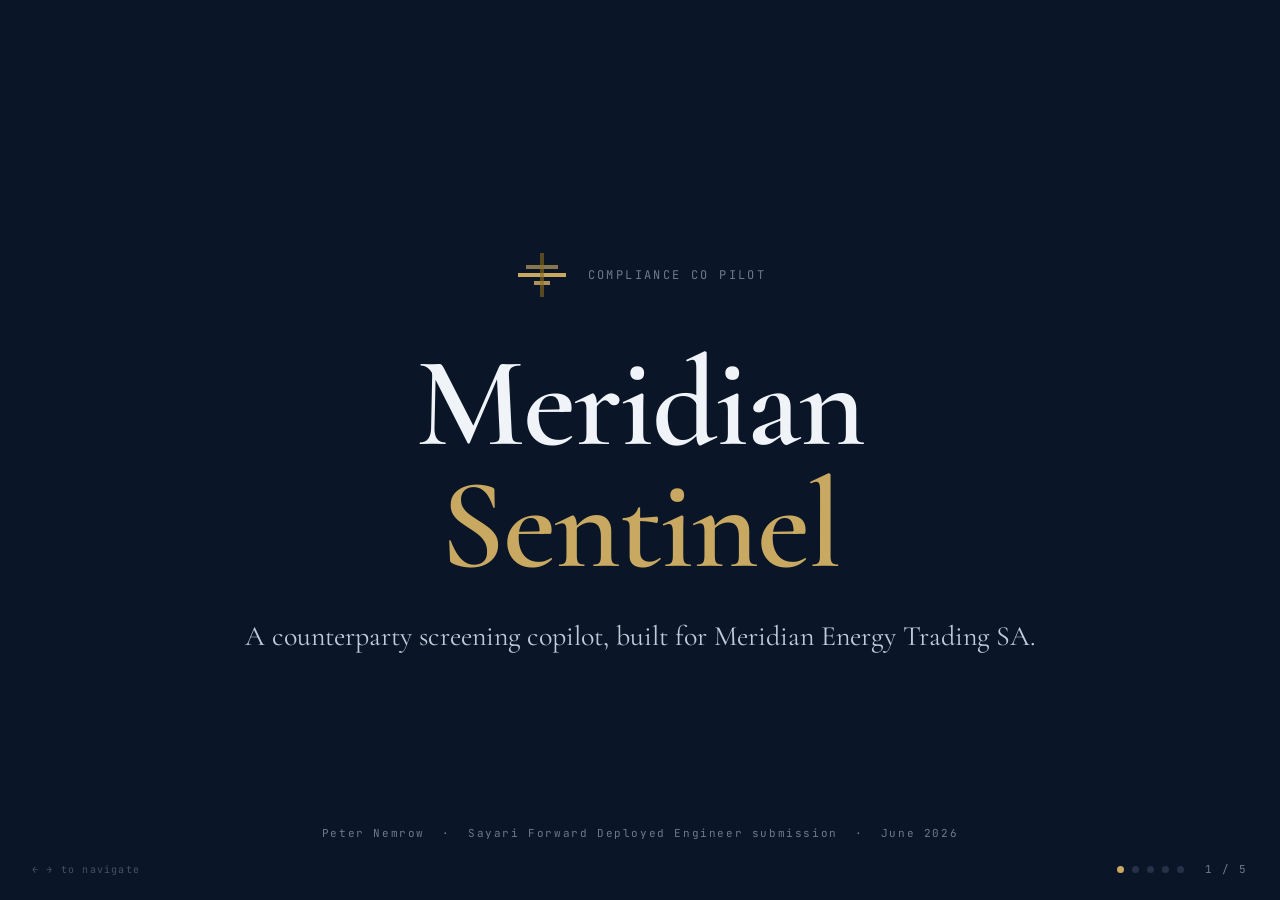
<file: demo_slides.html>
<!doctype html>
<html lang="en">
<head>
  <meta charset="utf-8" />
  <meta name="viewport" content="width=device-width, initial-scale=1" />
  <title>Meridian Sentinel — Demo</title>
  <link rel="preconnect" href="https://fonts.googleapis.com" />
  <link rel="preconnect" href="https://fonts.gstatic.com" crossorigin />
  <link href="https://fonts.googleapis.com/css2?family=Inter:wght@400;500;600;700&family=JetBrains+Mono:wght@400;500;600&family=Cormorant+Garamond:wght@500;600;700&display=swap" rel="stylesheet" />
  <style>
    :root {
      --bg-primary: #0A1628;
      --bg-surface: #0E1B30;
      --bg-elevated: #152339;
      --border-default: #243149;
      --border-subtle: #1B2A41;
      --text-primary: #F0F4F8;
      --text-secondary: #C0CCD8;
      --text-muted: #6E7A88;
      --accent: #C9A961;
      --accent-dim: #8A6D1F;
      --accent-hover: #D8B975;
      --risk-critical: #F85149;
      --risk-high: #DB6D28;
      --risk-medium: #D29922;
      --risk-low: #3FB950;
      --font-sans: 'Inter', system-ui, sans-serif;
      --font-mono: 'JetBrains Mono', monospace;
      --font-serif: 'Cormorant Garamond', Georgia, serif;
    }
    * { box-sizing: border-box; }
    html, body {
      margin: 0; padding: 0;
      height: 100%;
      background: var(--bg-primary);
      color: var(--text-primary);
      font-family: var(--font-sans);
      overflow: hidden;
    }
    .deck {
      position: relative;
      width: 100vw;
      height: 100vh;
    }
    .slide {
      position: absolute;
      inset: 0;
      padding: 80px 120px;
      display: flex;
      flex-direction: column;
      opacity: 0;
      pointer-events: none;
      transition: opacity 240ms ease;
    }
    .slide.active {
      opacity: 1;
      pointer-events: auto;
    }
    .kicker {
      font-family: var(--font-mono);
      font-size: 13px;
      color: var(--text-muted);
      letter-spacing: 2px;
      text-transform: uppercase;
      margin-bottom: 18px;
    }
    .serif {
      font-family: var(--font-serif);
      font-weight: 600;
      letter-spacing: -1px;
      line-height: 1.05;
    }
    .accent { color: var(--accent); }
    .critical { color: var(--risk-critical); }
    .muted { color: var(--text-muted); }
    .secondary { color: var(--text-secondary); }
    .mono { font-family: var(--font-mono); }
    .center { text-align: center; }

    /* Slide 1: title */
    .s1 {
      justify-content: center;
      align-items: center;
      text-align: center;
    }
    .s1 .wordmark {
      display: flex;
      align-items: center;
      gap: 18px;
      margin-bottom: 40px;
    }
    .s1 .wordmark svg { width: 56px; height: 56px; }
    .s1 .wordmark .tag {
      font-family: var(--font-mono);
      font-size: 12px;
      letter-spacing: 2.4px;
      text-transform: uppercase;
      color: var(--text-muted);
    }
    .s1 h1 {
      font-family: var(--font-serif);
      font-weight: 600;
      letter-spacing: -2px;
      line-height: 0.95;
      margin: 0;
      font-size: 128px;
    }
    .s1 h1 .second { color: var(--accent); display: block; }
    .s1 .sub {
      font-family: var(--font-serif);
      font-size: 28px;
      color: var(--text-secondary);
      margin-top: 32px;
      max-width: 800px;
    }
    .s1 .footer {
      position: absolute;
      bottom: 60px;
      left: 0; right: 0;
      text-align: center;
      font-family: var(--font-mono);
      font-size: 11px;
      letter-spacing: 1.6px;
      color: var(--text-muted);
    }

    /* Slides 2 and 4: mirrored argument slides, centered */
    .s2, .s4 {
      justify-content: center;
    }
    .s2 .kicker, .s4 .kicker {
      text-align: center;
    }
    .argument-lead {
      font-family: var(--font-serif);
      font-size: 50px;
      line-height: 1.15;
      text-align: center;
      max-width: 1100px;
      margin: 0 auto 40px;
      font-weight: 600;
      letter-spacing: -0.5px;
    }
    .single-card {
      border-radius: 8px;
      padding: 40px 48px;
      margin: 0 auto;
      max-width: 880px;
      box-shadow: 0 12px 32px rgba(0,0,0,0.25);
    }
    .single-card.pain-card {
      background: var(--bg-surface);
      border: 1px solid var(--border-default);
      border-left: 4px solid var(--risk-critical);
    }
    .single-card.resolution-card {
      background: linear-gradient(180deg, rgba(201,169,97,0.06), rgba(201,169,97,0.01));
      border: 1px solid var(--accent-dim);
      border-left: 4px solid var(--accent);
    }
    .single-card .card-label {
      font-family: var(--font-mono);
      font-size: 12px;
      letter-spacing: 1.8px;
      text-transform: uppercase;
      margin-bottom: 18px;
    }
    .single-card.pain-card .card-label { color: var(--risk-critical); }
    .single-card.resolution-card .card-label { color: var(--accent); }
    .single-card .card-title {
      font-family: var(--font-serif);
      font-weight: 600;
      font-size: 42px;
      line-height: 1.1;
      margin-bottom: 22px;
      letter-spacing: -0.3px;
    }
    .single-card .card-body {
      font-size: 17px;
      line-height: 1.65;
      color: var(--text-secondary);
      margin-bottom: 18px;
    }
    .single-card .card-citation {
      font-family: var(--font-mono);
      font-size: 12px;
      letter-spacing: 1.2px;
      color: var(--text-muted);
    }
    .single-card .entity-chips {
      display: flex;
      flex-wrap: wrap;
      gap: 10px;
      margin: 6px 0 4px;
    }
    .single-card .entity-chip {
      font-family: var(--font-mono);
      font-size: 13px;
      padding: 6px 14px;
      border-radius: 999px;
      background: rgba(201,169,97,0.1);
      border: 1px solid var(--accent-dim);
      color: var(--accent);
    }
    .slide-footnote {
      margin-top: 30px;
      text-align: center;
      font-size: 14px;
      color: var(--text-muted);
      font-style: italic;
      max-width: 800px;
      margin-left: auto;
      margin-right: auto;
      line-height: 1.6;
    }

    /* Slide 3: cure */
    .s3 .lead {
      font-family: var(--font-serif);
      font-size: 64px;
      line-height: 1.05;
      max-width: 1200px;
      margin: 0 0 24px;
    }
    .s3 .lead .accent { color: var(--accent); }
    .s3 .sub {
      font-size: 18px;
      color: var(--text-secondary);
      line-height: 1.55;
      max-width: 900px;
      margin-bottom: 80px;
    }
    .s3 .three {
      display: grid;
      grid-template-columns: repeat(3, 1fr);
      gap: 36px;
    }
    .pillar {
      border-top: 1px solid var(--accent-dim);
      padding-top: 24px;
    }
    .pillar .num {
      font-family: var(--font-mono);
      font-size: 12px;
      color: var(--accent);
      letter-spacing: 2px;
      margin-bottom: 12px;
    }
    .pillar .name {
      font-family: var(--font-serif);
      font-weight: 600;
      font-size: 32px;
      margin-bottom: 14px;
      line-height: 1.1;
    }
    .pillar .desc {
      font-size: 15px;
      line-height: 1.6;
      color: var(--text-secondary);
    }
    .s3 .footer {
      margin-top: 80px;
      font-family: var(--font-mono);
      font-size: 13px;
      color: var(--text-muted);
      letter-spacing: 1.4px;
      text-transform: uppercase;
    }

    /* Slide 5: partnership */
    .s5 .lead {
      font-family: var(--font-serif);
      font-size: 52px;
      line-height: 1.05;
      margin: 0 0 24px;
    }
    .s5 .sub {
      font-size: 17px;
      color: var(--text-secondary);
      max-width: 1000px;
      line-height: 1.55;
      margin-bottom: 50px;
    }
    .timeline {
      display: grid;
      grid-template-columns: repeat(4, 1fr);
      gap: 28px;
    }
    .phase {
      border-top: 2px solid var(--accent-dim);
      padding-top: 22px;
    }
    .phase.now { border-top-color: var(--accent); }
    .phase .when {
      font-family: var(--font-mono);
      font-size: 12px;
      color: var(--accent);
      letter-spacing: 1.6px;
      text-transform: uppercase;
      margin-bottom: 14px;
    }
    .phase .what {
      font-family: var(--font-serif);
      font-weight: 600;
      font-size: 24px;
      margin-bottom: 12px;
      line-height: 1.15;
    }
    .phase .detail {
      font-size: 14px;
      line-height: 1.55;
      color: var(--text-secondary);
    }
    .s5 .closer {
      margin-top: 70px;
      font-family: var(--font-serif);
      font-size: 28px;
      font-style: italic;
      color: var(--accent);
    }

    /* Slide nav indicator */
    .nav {
      position: fixed;
      bottom: 24px;
      right: 32px;
      font-family: var(--font-mono);
      font-size: 11px;
      letter-spacing: 1.6px;
      color: var(--text-muted);
      user-select: none;
    }
    .nav .dot {
      display: inline-block;
      width: 7px; height: 7px;
      border-radius: 50%;
      background: var(--border-default);
      margin: 0 4px;
      transition: background 200ms;
      vertical-align: middle;
    }
    .nav .dot.active { background: var(--accent); }
    .hint {
      position: fixed;
      bottom: 24px;
      left: 32px;
      font-family: var(--font-mono);
      font-size: 10px;
      letter-spacing: 1.2px;
      color: var(--text-muted);
      opacity: 0.6;
    }
  </style>
</head>
<body>
<div class="deck">

  <!-- Slide 1: Title -->
  <section class="slide s1 active" data-slide="1">
    <div class="wordmark">
      <svg viewBox="0 0 28 28" xmlns="http://www.w3.org/2000/svg">
        <rect x="2" y="13" width="24" height="2" fill="var(--accent)" />
        <rect x="6" y="9" width="16" height="2" fill="var(--accent)" opacity="0.65" />
        <rect x="10" y="17" width="8" height="2" fill="var(--accent)" opacity="0.85" />
        <rect x="13" y="3" width="2" height="22" fill="var(--accent-dim)" opacity="0.6" />
      </svg>
      <div class="tag">Compliance Co Pilot</div>
    </div>
    <h1>Meridian<span class="second">Sentinel</span></h1>
    <div class="sub">A counterparty screening copilot, built for Meridian Energy Trading SA.</div>
    <div class="footer">Peter Nemrow &nbsp;·&nbsp; Sayari Forward Deployed Engineer submission &nbsp;·&nbsp; June 2026</div>
  </section>

  <!-- Slide 2: The blind spot (Anchor + Need, single focus) -->
  <section class="slide s2" data-slide="2">
    <div class="kicker">The compliance reality at Meridian today</div>
    <h2 class="argument-lead">Your OFAC screening has <span class="critical">one structural blind spot</span>, and it produces regulatory exposure on every list you process.</h2>
    <div class="single-card pain-card">
      <div class="card-label">The blind spot</div>
      <div class="card-title">Name screening cannot see ownership.</div>
      <div class="card-body">
        Under OFAC's 50 percent rule, Meridian cannot transact with any entity owned at least 50 percent by a sanctioned party, even when the entity's own name never appears on the SDN list. A name screen has no way to see the ownership chain. It waves the entity through. You carry the exposure.
      </div>
      <div class="card-citation">31 CFR §501.801</div>
    </div>
    <div class="slide-footnote">
      Example from last quarter's list: Russian Railways. The Russian state controls it through SDN designated parties. Your name screen returns clean.
    </div>
  </section>

  <!-- Slide 3: Cure -->
  <section class="slide s3" data-slide="3">
    <div class="kicker">What I built</div>
    <h2 class="lead">Resolve. Reconcile. <span class="accent">Show your work.</span></h2>
    <div class="sub">Sentinel resolves every counterparty to a real corporate entity, reconciles three independent signals, and surfaces only the disagreements your analyst needs to see. Every value cites a Sayari API field and a cached file on disk.</div>
    <div class="three">
      <div class="pillar">
        <div class="num">01</div>
        <div class="name">Resolve</div>
        <div class="desc">Sayari's resolution beats string matching. Pinned parent IDs handle the cases where default resolution returns a subsidiary instead of the real corporate parent.</div>
      </div>
      <div class="pillar">
        <div class="num">02</div>
        <div class="name">Reconcile</div>
        <div class="desc">A fair OFAC name screen, Sayari risk factors, and Sayari's ownership graph compared side by side. Outcomes bucket into both catch, ownership only, name lost, and false positive.</div>
      </div>
      <div class="pillar">
        <div class="num">03</div>
        <div class="name">Show your work</div>
        <div class="desc">Every claim traces to a cache file path and a raw field. The AI copilot calls deterministic tools and never produces a number on its own. Audit ready by default.</div>
      </div>
    </div>
    <div class="footer">What you are about to see is a real run against fifty counterparties. Nothing is simulated.</div>
  </section>

  <!-- Slide 4: The blind spot, closed (mirror of slide 2) -->
  <section class="slide s4" data-slide="4">
    <div class="kicker">What we just demonstrated</div>
    <h2 class="argument-lead">The blind spot, <span class="accent">closed</span>. Every exposure surfaced, every finding cited.</h2>
    <div class="single-card resolution-card">
      <div class="card-label">The blind spot, closed</div>
      <div class="card-title">Sayari's ownership graph saw what the name screen missed.</div>
      <div class="card-body">
        Of fifty counterparties on this list, four were blockable only via the 50 percent rule. Sentinel surfaced each one by traversing the ownership chain. Every finding cites a Sayari entity URL and a cached source file. Every block decision is ready for your analyst to disposition.
      </div>
      <div class="entity-chips">
        <span class="entity-chip">Russian Railways</span>
        <span class="entity-chip">MiG Corporation</span>
        <span class="entity-chip">Gazprom</span>
        <span class="entity-chip">Belorusskaya Kaliynaya Companya</span>
      </div>
    </div>
    <div class="slide-footnote">
      Sentinel runs against your existing pipeline. Day one is wiring the integration. The rest is the work we do together.
    </div>
  </section>

  <!-- Slide 5: Partnership -->
  <section class="slide s5" data-slide="5">
    <div class="kicker">How I'd partner with Meridian</div>
    <h2 class="lead">What you saw today is built. What we'd build together is the fit.</h2>
    <div class="sub">The Forward Deployed model is not handing you code and walking away. It is embedding inside your team, integrating Sentinel into your specific procurement pipeline, and partnering with you as Sayari ships new capabilities.</div>
    <div class="timeline">
      <div class="phase now">
        <div class="when">Day 0</div>
        <div class="what">Demo to deployment kickoff</div>
        <div class="detail">Scope your specific procurement, case management, and warehouse systems. Identify your first list to onboard live.</div>
      </div>
      <div class="phase">
        <div class="when">Day 30</div>
        <div class="what">Pipeline integration</div>
        <div class="detail">SFTP, Snowflake, or Ariba ingestion wired. Sentinel running on your real counterparty list with your team in maker checker review.</div>
      </div>
      <div class="phase">
        <div class="when">Day 60</div>
        <div class="what">Writeback and rollout</div>
        <div class="detail">Outcomes flowing to your case management, ServiceNow tickets on escalated dispositions, audit trail in your warehouse, analyst team trained.</div>
      </div>
      <div class="phase">
        <div class="when">Day 90</div>
        <div class="what">Steady state and roadmap</div>
        <div class="detail">Continuous improvement loop. Your patterns feed back into Sayari's roadmap, with me as the conduit. Built fast, deployed deep, owned end to end.</div>
      </div>
    </div>
    <div class="closer">Thank you.</div>
  </section>

</div>

<div class="nav" id="nav"></div>
<div class="hint">← → to navigate</div>

<script>
  const slides = document.querySelectorAll('.slide');
  const nav = document.getElementById('nav');
  let idx = 0;

  function renderNav() {
    let html = '';
    for (let i = 0; i < slides.length; i++) {
      html += `<span class="dot${i === idx ? ' active' : ''}"></span>`;
    }
    html += ` &nbsp;${idx + 1} / ${slides.length}`;
    nav.innerHTML = html;
  }
  function show(i) {
    if (i < 0 || i >= slides.length) return;
    slides[idx].classList.remove('active');
    idx = i;
    slides[idx].classList.add('active');
    renderNav();
  }
  document.addEventListener('keydown', (e) => {
    if (e.key === 'ArrowRight' || e.key === ' ' || e.key === 'PageDown') { e.preventDefault(); show(idx + 1); }
    else if (e.key === 'ArrowLeft' || e.key === 'PageUp') { e.preventDefault(); show(idx - 1); }
    else if (e.key === 'Home') { show(0); }
    else if (e.key === 'End') { show(slides.length - 1); }
  });
  document.addEventListener('click', (e) => {
    // Click right half to advance, left half to go back.
    const x = e.clientX;
    if (x > window.innerWidth / 2) show(idx + 1);
    else show(idx - 1);
  });
  renderNav();
</script>
</body>
</html>
</file>
